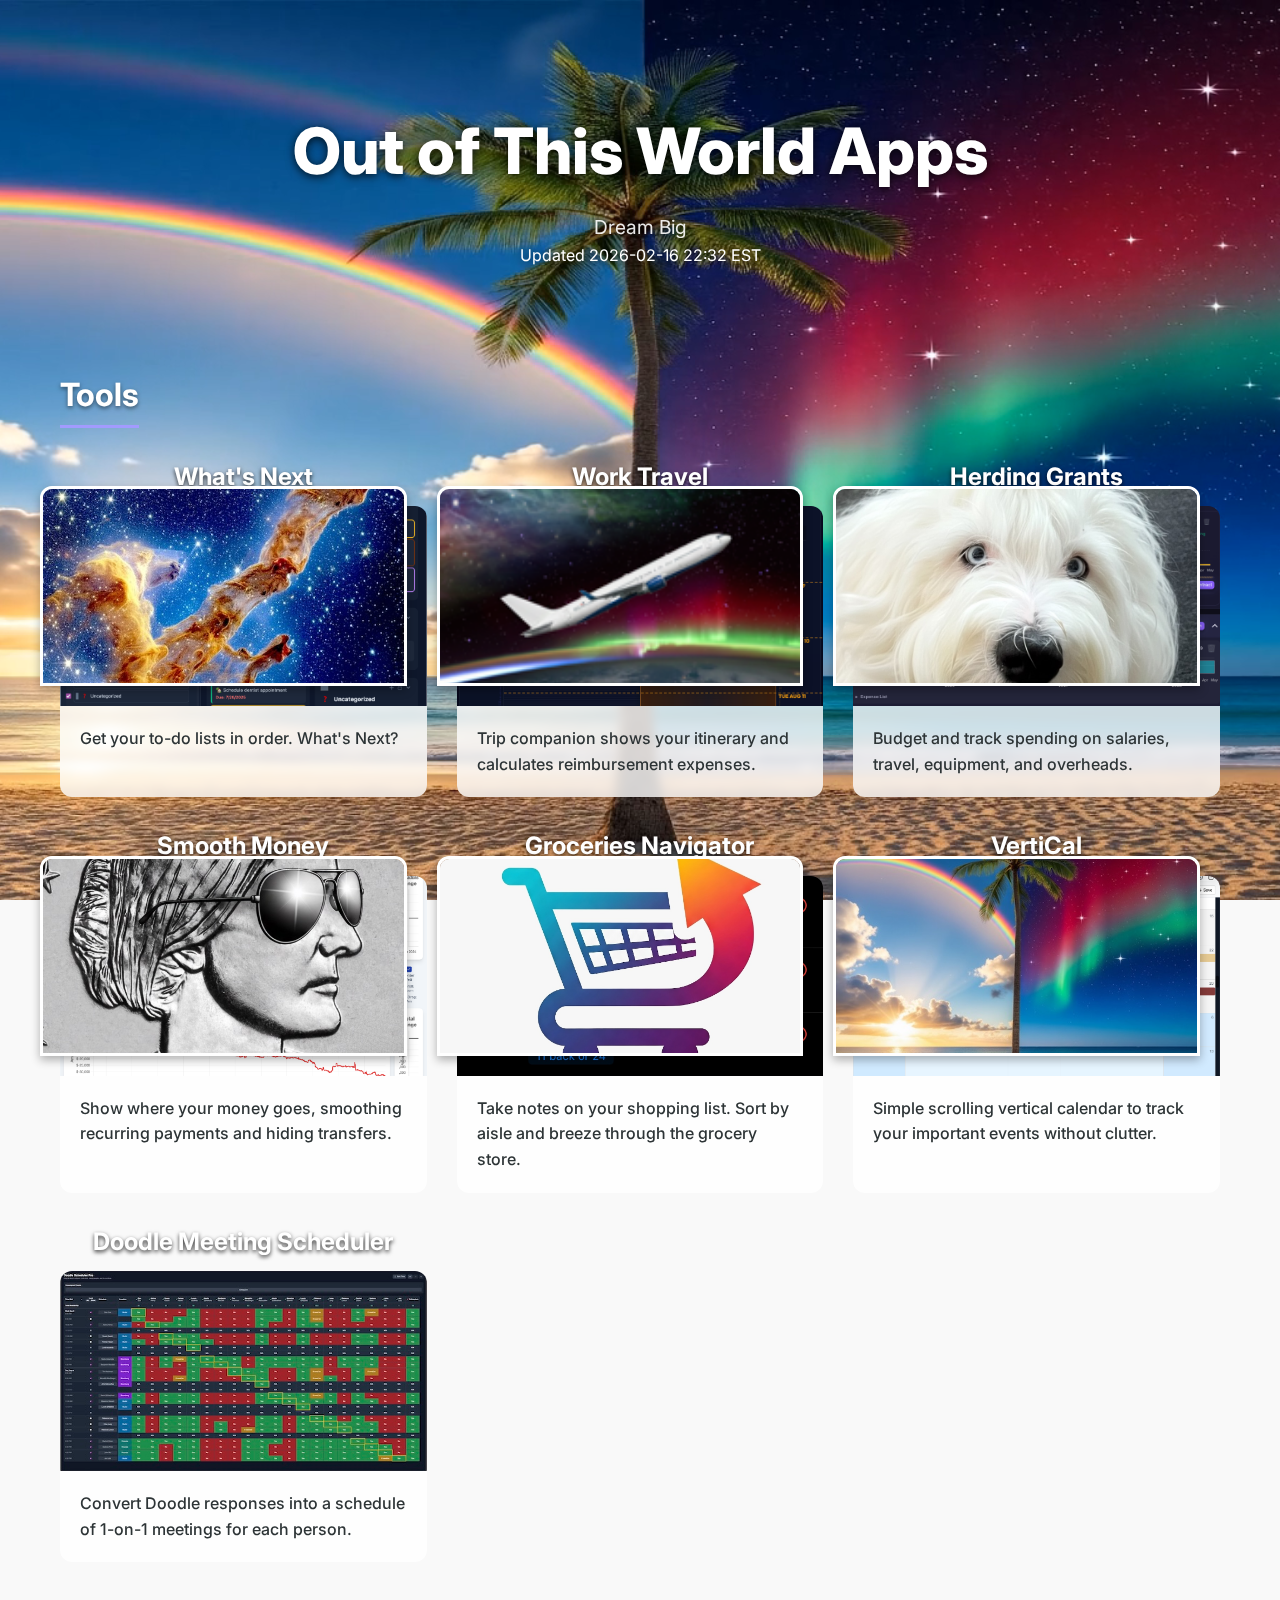
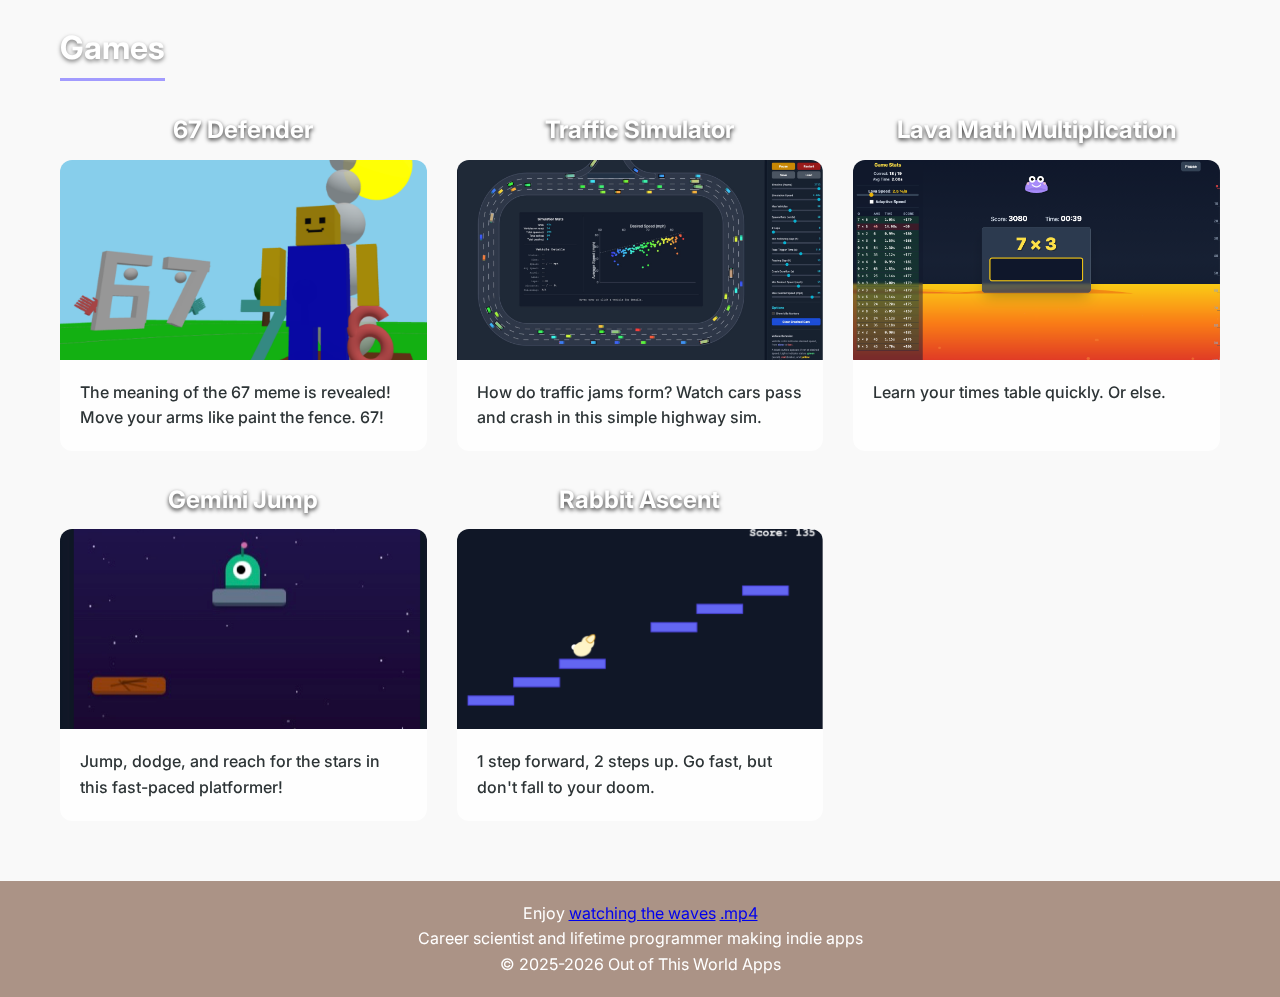
<file: index.html>
<!DOCTYPE html>
<html lang="en">

<head>
    <meta charset="UTF-8">
    <meta name="viewport" content="width=device-width, initial-scale=1.0">
    <title>Out of This World Apps</title>
    <link rel="stylesheet" href="style.css">
    <link href="https://fonts.googleapis.com/css2?family=Inter:wght@300;400;600;800&display=swap" rel="stylesheet">
</head>

<body>

    <video autoplay muted loop id="bg-video">
        <source src="images/outofthisworldapps.mp4" type="video/mp4">
        Your browser does not support HTML5 video.
    </video>

    <header>
        <div class="container header-content">
            <h1>Out of This World Apps</h1>
            <p class="tagline">Dream Big</p>
            <p class="small">Updated 2026-02-16 22:32 EST</p>
        </div>
    </header>

    <main class="container">

        <section id="useful">
            <h2 class="section-title">Tools</h2>
            <div class="app-grid">
                <div class="app-card">
                    <h3><a href="https://whatsnext.outofthisworldapps.com" target="_blank"
                            rel="noopener noreferrer">What's Next</a></h3>
                    <div class="app-image">
                        <a href="https://whatsnext.outofthisworldapps.com" target="_blank" rel="noopener noreferrer">
                            <img src="icons/whats_next.jpg" class="app-icon" alt="What's Next Icon">
                            <img src="images/whats_next.png" alt="What's Next"></a>
                    </div>
                    <div class="app-info">
                        <p>Get your to-do lists in order. What's Next?</p>
                    </div>
                </div>

                <div class="app-card">
                    <h3><a href="https://worktravel.outofthisworldapps.com" target="_blank"
                            rel="noopener noreferrer">Work Travel</a></h3>
                    <div class="app-image">
                        <a href="https://worktravel.outofthisworldapps.com" target="_blank" rel="noopener noreferrer">
                            <img src="icons/work_travel.png" class="app-icon" alt="Work Travel Icon">
                            <img src="images/work_travel.png" alt="Work Travel"></a>
                    </div>
                    <div class="app-info">
                        <p>Trip companion shows your itinerary and calculates reimbursement expenses.</p>
                    </div>
                </div>

                <div class="app-card">
                    <h3><a href="https://herdinggrants.outofthisworldapps.com" target="_blank"
                            rel="noopener noreferrer">Herding Grants</a></h3>
                    <div class="app-image">
                        <a href="https://herdinggrants.outofthisworldapps.com" target="_blank"
                            rel="noopener noreferrer">
                            <img src="icons/herding_grants.jpg" class="app-icon" alt="Herding Grants Icon">
                            <img src="images/herding_grants.png" alt="Herding Grants"></a>
                    </div>
                    <div class="app-info">
                        <p>Budget and track spending on salaries, travel, equipment, and overheads.</p>
                    </div>
                </div>

                <div class="app-card">
                    <h3><a href="https://smoothmoney.outofthisworldapps.com" target="_blank"
                            rel="noopener noreferrer">Smooth Money</a></h3>
                    <div class="app-image">
                        <a href="https://smoothmoney.outofthisworldapps.com" target="_blank" rel="noopener noreferrer">
                            <img src="icons/smooth_money.jpg" class="app-icon" alt="Smooth Money Icon">
                            <img src="images/transactions.png" alt="Transactions"></a>
                    </div>
                    <div class="app-info">
                        <p>Show where your money goes, smoothing recurring payments and hiding transfers.</p>
                    </div>
                </div>

                <div class="app-card coming-soon">
                    <h3><a href="#">Groceries Navigator</a></h3>
                    <div class="app-image">
                        <a href="#">
                            <img src="icons/groceries.jpg" class="app-icon" alt="Groceries Navigator Icon">
                            <img src="images/groceries.jpeg" alt="Groceries Navigator"></a>
                    </div>
                    <div class="app-info">
                        <p>Take notes on your shopping list. Sort by aisle and breeze through the grocery store.</p>
                    </div>
                </div>

                <div class="app-card">
                    <h3><a href="https://vertical.outofthisworldapps.com" target="_blank"
                            rel="noopener noreferrer">VertiCal</a></h3>
                    <div class="app-image">
                        <a href="https://vertical.outofthisworldapps.com" target="_blank" rel="noopener noreferrer">
                            <img src="icons/vertical.jpg" class="app-icon" alt="VertiCal Icon">
                            <img src="images/vertical.png" alt="VertiCal"></a>
                    </div>
                    <div class="app-info">
                        <p>Simple scrolling vertical calendar to track your important events without clutter.</p>
                    </div>
                </div>

                <div class="app-card">
                    <h3><a href="https://aistudio.google.com/apps/drive/1M73-C3D4H9hrZHKKzvBvtwDDvEsLMRF1"
                            target="_blank" rel="noopener noreferrer">Doodle Meeting Scheduler</h3>
                    <div class="app-image">
                        <img src="images/doodle_meeting_scheduler.jpg" alt="Doodle Meeting Scheduler"></a>
                    </div>
                    <div class="app-info">
                        <p>Convert Doodle responses into a schedule of 1-on-1 meetings for each person.</p>
                    </div>
                </div>
            </div>
        </section>

        <section id="games">
            <h2 class="section-title">Games</h2>
            <div class="app-grid">
                <div class="app-card">
                    <h3><a href="https://outofthisworldapps.itch.io/67-defender" target="_blank"
                            rel="noopener noreferrer">67 Defender</h3>
                    <div class="app-image">
                        <img src="images/67_game.png" alt="67 Defender"></a>
                    </div>
                    <div class="app-info">
                        <p>The meaning of the 67 meme is revealed! Move your arms like paint the fence. 67!</p>
                    </div>
                </div>

                <div class="app-card">
                    <h3><a href="https://aistudio.google.com/apps/drive/1qQG3aUJrK3E-Fp9eeHbHifuDY_Smg8Tx"
                            target="_blank" rel="noopener noreferrer">Traffic Simulator</h3>
                    <div class="app-image">
                        <img src="images/traffic_simulator.png" alt="Traffic Simulator"></a>
                    </div>
                    <div class="app-info">
                        <p>How do traffic jams form? Watch cars pass and crash in this simple highway sim.</p>
                    </div>
                </div>

                <div class="app-card">
                    <h3><a href="https://aistudio.google.com/apps/drive/1YBvhGEhCMRp0k9AEzYeW_ocDENj4AQWQ"
                            target="_blank" rel="noopener noreferrer">Lava Math Multiplication</h3>
                    <div class="app-image">
                        <img src="images/multiplication.png" alt="Multiplication"></a>
                    </div>
                    <div class="app-info">
                        <p>Learn your times table quickly. Or else.</p>
                    </div>
                </div>

                <div class="app-card">
                    <h3><a href="https://aistudio.google.com/apps/drive/1SVQXeJOnc2TS1LRCKkuCcPZyYd6PLMUc"
                            target="_blank" rel="noopener noreferrer">Gemini Jump</h3>
                    <div class="app-image">
                        <img src="images/gemini_jump.png" alt="Gemini Jump"></a>
                    </div>
                    <div class="app-info">
                        <p>Jump, dodge, and reach for the stars in this fast-paced platformer!</p>
                    </div>
                </div>

                <div class="app-card">
                    <h3><a href="https://aistudio.google.com/apps/drive/1XyCFpvF_NnRpeTpnytwiEF2u5FgZ3KtO"
                            target="_blank" rel="noopener noreferrer">Rabbit Ascent</h3>
                    <div class="app-image">
                        <img src="images/rabbit_ascent.png" alt="Rabbit Ascent"></a>
                    </div>
                    <div class="app-info">
                        <p>1 step forward, 2 steps up. Go fast, but don't fall to your doom.</p>
                    </div>
                </div>
            </div>
        </section>

    </main>

    <footer>
        <div class="container">
            <p>Enjoy <a href="beach.html">watching the waves</a> <a href="images/outofthisworldapps.mp4">.mp4</a></p>
            <p>Career scientist and lifetime programmer making indie apps</p>
            <p>&copy; 2025-2026 Out of This World Apps</p>
        </div>
    </footer>

</body>

</html>
</file>
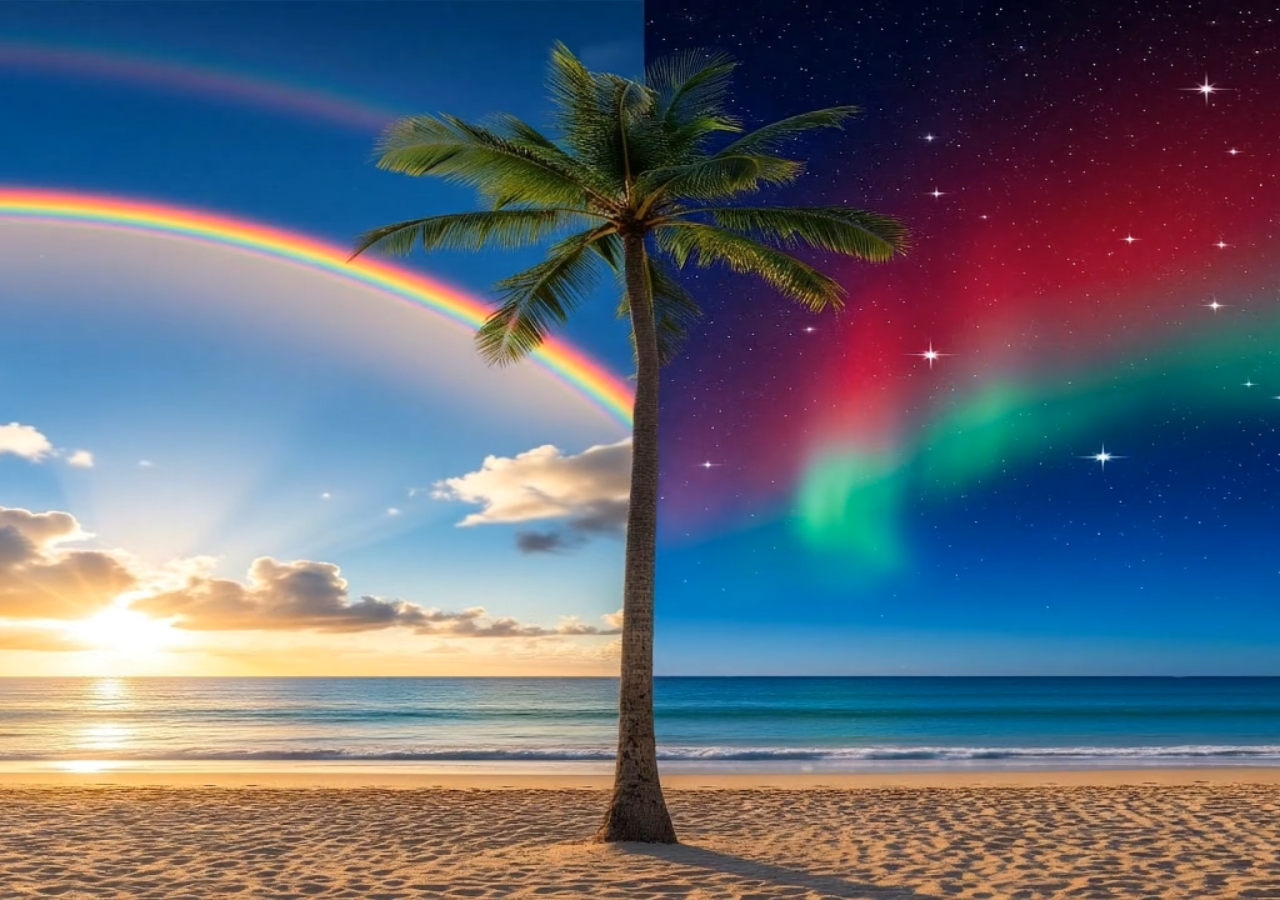
<file: beach.html>
<!DOCTYPE html>
<html lang="en">

<head>
    <meta charset="UTF-8">
    <meta name="viewport" content="width=device-width, initial-scale=1.0">
    <title>Beach Background</title>
    <style>
        body {
            margin: 0;
            padding: 0;
            overflow: hidden;
            background-color: #000;
        }

        video {
            position: fixed;
            top: 0;
            left: 0;
            width: 100%;
            height: 100%;
            object-fit: cover;
        }
    </style>
</head>

<body>
    <video autoplay muted loop playsinline>
        <source src="images/outofthisworldapps.mp4" type="video/mp4">
        Your browser does not support HTML5 video.
    </video>
</body>

</html>
</file>
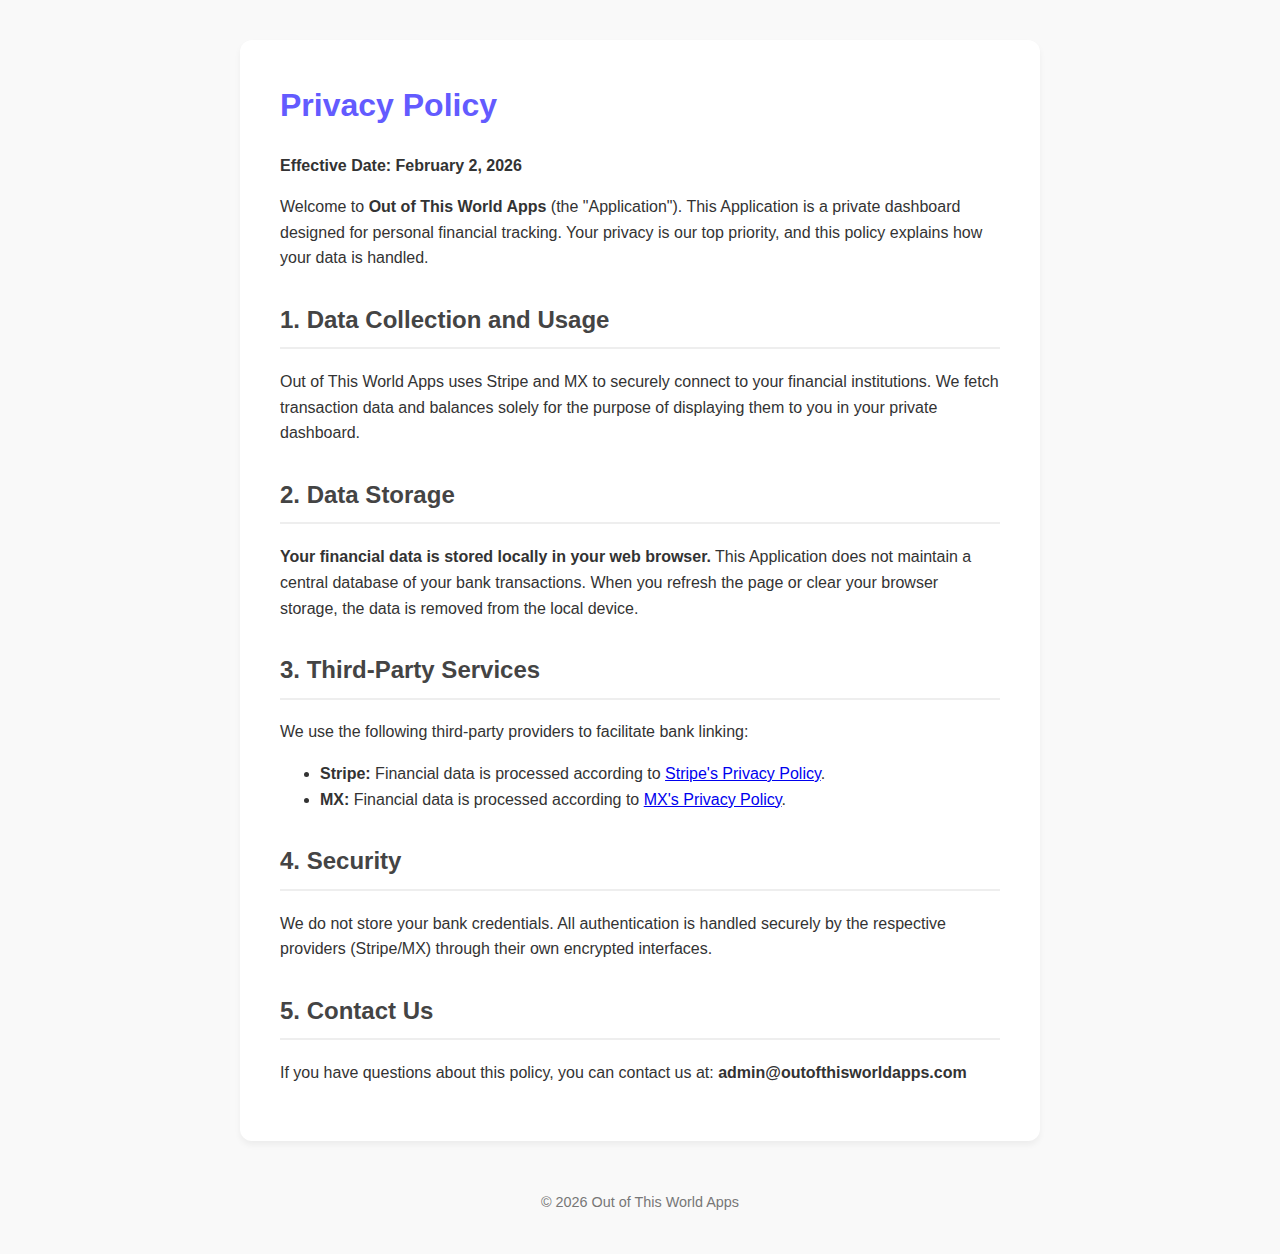
<file: privacy.html>
<!DOCTYPE html>
<html lang="en">

<head>
    <meta charset="UTF-8">
    <meta name="viewport" content="width=device-width, initial-scale=1.0">
    <title>Privacy Policy - Out of This World Apps</title>
    <style>
        body {
            font-family: -apple-system, BlinkMacSystemFont, "Segoe UI", Roboto, Helvetica, Arial, sans-serif;
            line-height: 1.6;
            color: #333;
            max-width: 800px;
            margin: 0 auto;
            padding: 40px 20px;
            background-color: #f9f9f9;
        }

        .container {
            background: white;
            padding: 40px;
            border-radius: 12px;
            box-shadow: 0 4px 6px rgba(0, 0, 0, 0.05);
        }

        h1 {
            color: #635bff;
            margin-top: 0;
        }

        h2 {
            color: #444;
            margin-top: 30px;
            border-bottom: 2px solid #eee;
            padding-bottom: 8px;
        }

        p {
            margin-bottom: 15px;
        }

        .footer {
            margin-top: 50px;
            font-size: 0.9em;
            color: #777;
            text-align: center;
        }
    </style>
</head>

<body>
    <div class="container">
        <h1>Privacy Policy</h1>
        <p><strong>Effective Date: February 2, 2026</strong></p>

        <p>Welcome to <strong>Out of This World Apps</strong> (the "Application"). This Application is a private
            dashboard designed
            for personal financial tracking. Your privacy is our top priority, and this policy explains how your data is
            handled.</p>

        <h2>1. Data Collection and Usage</h2>
        <p>Out of This World Apps uses Stripe and MX to securely connect to your financial institutions. We fetch
            transaction data
            and balances solely for the purpose of displaying them to you in your private dashboard.</p>

        <h2>2. Data Storage</h2>
        <p><strong>Your financial data is stored locally in your web browser.</strong> This Application does not
            maintain a central database of your bank transactions. When you refresh the page or clear your browser
            storage, the data is removed from the local device.</p>

        <h2>3. Third-Party Services</h2>
        <p>We use the following third-party providers to facilitate bank linking:</p>
        <ul>
            <li><strong>Stripe:</strong> Financial data is processed according to <a href="https://stripe.com/privacy"
                    target="_blank">Stripe's Privacy Policy</a>.</li>
            <li><strong>MX:</strong> Financial data is processed according to <a
                    href="https://www.mx.com/privacy-policy/" target="_blank">MX's Privacy Policy</a>.</li>
        </ul>

        <h2>4. Security</h2>
        <p>We do not store your bank credentials. All authentication is handled securely by the respective providers
            (Stripe/MX) through their own encrypted interfaces.</p>

        <h2>5. Contact Us</h2>
        <p>If you have questions about this policy, you can contact us at: <strong>admin@outofthisworldapps.com</strong>
        </p>
    </div>
    <div class="footer">
        &copy; 2026 Out of This World Apps
    </div>
</body>

</html>
</file>
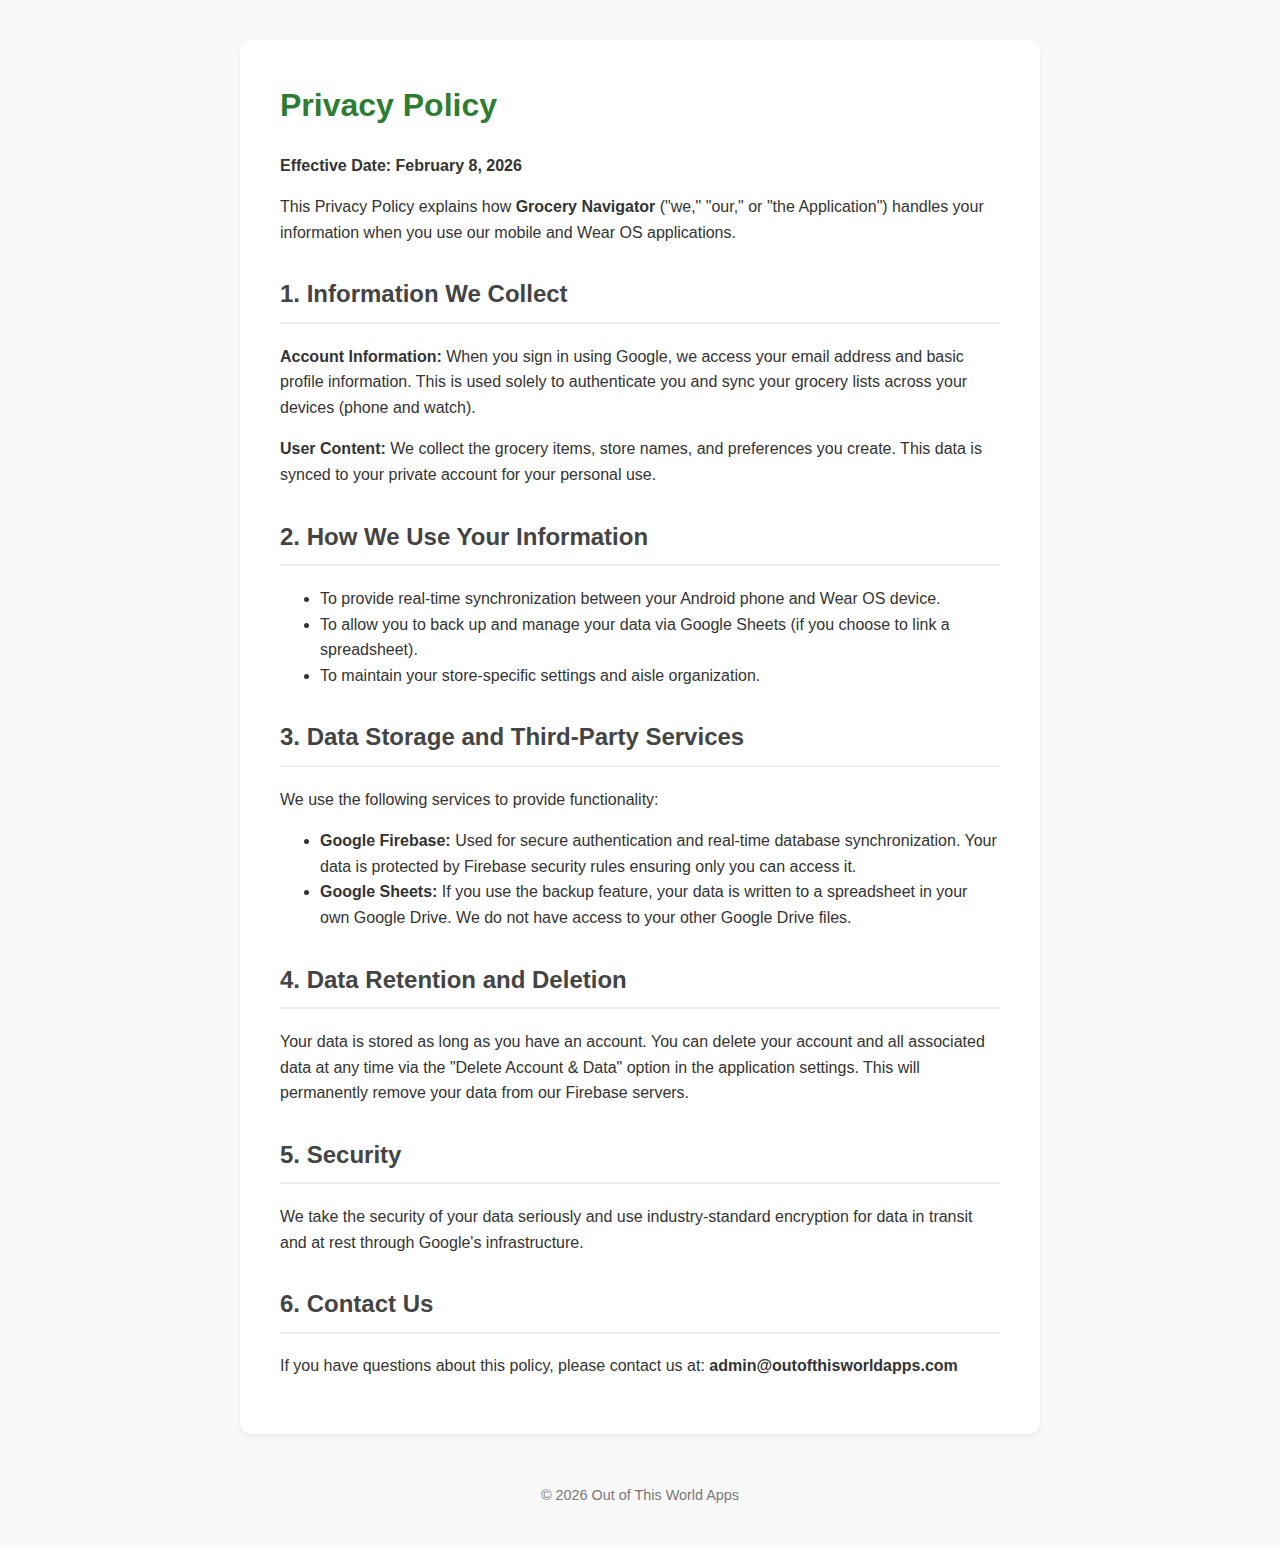
<file: grocerynavigator/privacy.html>
<!DOCTYPE html>
<html lang="en">

<head>
    <meta charset="UTF-8">
    <meta name="viewport" content="width=device-width, initial-scale=1.0">
    <title>Privacy Policy - Grocery Navigator</title>
    <style>
        body {
            font-family: -apple-system, BlinkMacSystemFont, "Segoe UI", Roboto, Helvetica, Arial, sans-serif;
            line-height: 1.6;
            color: #333;
            max-width: 800px;
            margin: 0 auto;
            padding: 40px 20px;
            background-color: #f9f9f9;
        }

        .container {
            background: white;
            padding: 40px;
            border-radius: 12px;
            box-shadow: 0 4px 6px rgba(0, 0, 0, 0.05);
        }

        h1 {
            color: #2e7d32;
            margin-top: 0;
        }

        h2 {
            color: #444;
            margin-top: 30px;
            border-bottom: 2px solid #eee;
            padding-bottom: 8px;
        }

        p {
            margin-bottom: 15px;
        }

        .footer {
            margin-top: 50px;
            font-size: 0.9em;
            color: #777;
            text-align: center;
        }

        ul {
            margin-bottom: 15px;
        }
    </style>
</head>

<body>
    <div class="container">
        <h1>Privacy Policy</h1>
        <p><strong>Effective Date: February 8, 2026</strong></p>

        <p>This Privacy Policy explains how <strong>Grocery Navigator</strong> ("we," "our," or "the Application")
            handles your information when you use our mobile and Wear OS applications.</p>

        <h2>1. Information We Collect</h2>
        <p><strong>Account Information:</strong> When you sign in using Google, we access your email address and basic
            profile information. This is used solely to authenticate you and sync your grocery lists across your devices
            (phone and watch).</p>
        <p><strong>User Content:</strong> We collect the grocery items, store names, and preferences you create. This
            data is synced to your private account for your personal use.</p>

        <h2>2. How We Use Your Information</h2>
        <ul>
            <li>To provide real-time synchronization between your Android phone and Wear OS device.</li>
            <li>To allow you to back up and manage your data via Google Sheets (if you choose to link a spreadsheet).
            </li>
            <li>To maintain your store-specific settings and aisle organization.</li>
        </ul>

        <h2>3. Data Storage and Third-Party Services</h2>
        <p>We use the following services to provide functionality:</p>
        <ul>
            <li><strong>Google Firebase:</strong> Used for secure authentication and real-time database synchronization.
                Your data is protected by Firebase security rules ensuring only you can access it.</li>
            <li><strong>Google Sheets:</strong> If you use the backup feature, your data is written to a spreadsheet in
                your own Google Drive. We do not have access to your other Google Drive files.</li>
        </ul>

        <h2>4. Data Retention and Deletion</h2>
        <p>Your data is stored as long as you have an account. You can delete your account and all associated data at
            any time via the "Delete Account & Data" option in the application settings. This will permanently remove
            your data from our Firebase servers.</p>

        <h2>5. Security</h2>
        <p>We take the security of your data seriously and use industry-standard encryption for data in transit and at
            rest through Google's infrastructure.</p>

        <h2>6. Contact Us</h2>
        <p>If you have questions about this policy, please contact us at: <strong>admin@outofthisworldapps.com</strong>
        </p>
    </div>
    <div class="footer">
        &copy; 2026 Out of This World Apps
    </div>
</body>

</html>
</file>
<file: style.css>
:root {
    --primary-color: #6c5ce7;
    --secondary-color: #a29bfe;
    --bg-color: #f9f9f9;
    --text-color: #2d3436;
    --card-bg: #ffffff;
    --accent-color: #00cec9;
}

* {
    box-sizing: border-box;
    margin: 0;
    padding: 0;
}

body {
    font-family: 'Inter', sans-serif;
    background-color: var(--bg-color);
    color: var(--text-color);
    line-height: 1.6;
}

#bg-video {
    position: fixed;
    top: 0;
    left: 0;
    width: 100%;
    height: 100%;
    z-index: -1;
    object-fit: cover;
}

.container {
    max-width: 1200px;
    margin: 0 auto;
    padding: 0 20px;
}

/* Header */
header {
    background: transparent;
    color: white;
    padding: 0;
    text-align: center;
    margin-bottom: 0;
    text-shadow: 0 2px 10px rgba(0, 0, 0, 0.8);
}

.header-content {
    display: flex;
    flex-direction: column;
    align-items: center;
    padding: 100px 20px;
}

header h1 {
    font-size: 4rem;
    font-weight: 800;
    margin-bottom: 10px;
}

.tagline {
    font-size: 1.2rem;
    opacity: 0.9;
}

/* Navigation */
nav {
    background-color: rgba(255, 255, 255, 0.9);
    box-shadow: 0 2px 10px rgba(0, 0, 0, 0.05);
    position: sticky;
    top: 0;
    z-index: 100;
    backdrop-filter: blur(10px);
}

nav ul {
    display: flex;
    justify-content: center;
    list-style: none;
    padding: 15px 0;
}

nav li {
    margin: 0 20px;
}

nav a {
    text-decoration: none;
    color: var(--text-color);
    font-weight: 600;
    font-size: 1.1rem;
    transition: color 0.3s;
}

nav a:hover {
    color: var(--primary-color);
}

/* Main Content */
main {
    padding: 40px 20px;
}

section {
    margin-bottom: 60px;
    scroll-margin-top: 80px;
    /* For sticky header offset */
}

.section-title {
    font-size: 2rem;
    margin-bottom: 30px;
    border-bottom: 3px solid var(--secondary-color);
    display: inline-block;
    padding-bottom: 5px;
    color: white;
    text-shadow: 0 2px 4px rgba(0, 0, 0, 0.5);
}

/* App Grid */
.app-grid {
    display: grid;
    grid-template-columns: repeat(auto-fill, minmax(300px, 1fr));
    gap: 30px;
}

.app-card {
    background-color: transparent;
    border-radius: 12px;
    overflow: visible;
    /* Changed from hidden to allow icon overlap */
    box-shadow: none;
    transition: transform 0.3s;
    display: flex;
    flex-direction: column;
}

.app-card:hover {
    transform: translateY(-5px);
}

.app-card h3 {
    font-size: 1.5rem;
    margin-bottom: 10px;
    text-align: center;
}

.app-card h3 a {
    color: white;
    text-decoration: none;
    text-shadow: 0 2px 4px rgba(0, 0, 0, 0.8);
    transition: color 0.3s;
}

.app-card h3 a:hover {
    color: var(--secondary-color);
}

.app-image {
    position: relative;
    height: 200px;
    overflow: visible;
    /* Changed from hidden to allow icon overlap */
    background-color: transparent;
    display: flex;
    align-items: center;
    justify-content: center;
    border-radius: 12px 12px 0 0;
}

.app-image a {
    display: block;
    width: 100%;
    height: 100%;
}

.app-image img {
    width: 100%;
    height: 100%;
    object-fit: cover;
    transition: transform 0.5s;
    border-radius: 12px 12px 0 0;
}

.app-card:hover .app-image img {
    transform: scale(1.05);
}

.app-icon {
    position: absolute;
    top: -20px;
    left: -20px;
    width: 60px;
    height: 60px;
    border-radius: 50%;
    border: 3px solid white;
    object-fit: cover;
    z-index: 10;
    box-shadow: 0 4px 10px rgba(0, 0, 0, 0.3);
    transition: transform 0.3s ease;
}

.app-card:hover .app-icon {
    transform: scale(1.1) rotate(-5deg);
}

.app-info {
    padding: 20px;
    flex-grow: 1;
    display: flex;
    flex-direction: column;
    background-color: rgba(255, 255, 255, 0.80);
    border-radius: 0 0 12px 12px;
    backdrop-filter: blur(5px);
}

.app-info p {
    color: #2d3436;
    margin-bottom: 0;
    flex-grow: 1;
    font-weight: 500;
}

/* Footer */
footer {
    background-color: #ab9386;
    color: white;
    text-align: center;
    padding: 20px 0;
    margin-top: 20px;
}

/* Responsive */
@media (max-width: 768px) {
    header h1 {
        font-size: 2.5rem;
    }

    nav ul {
        flex-direction: column;
        align-items: center;
    }

    nav li {
        margin: 10px 0;
    }
}
</file>
